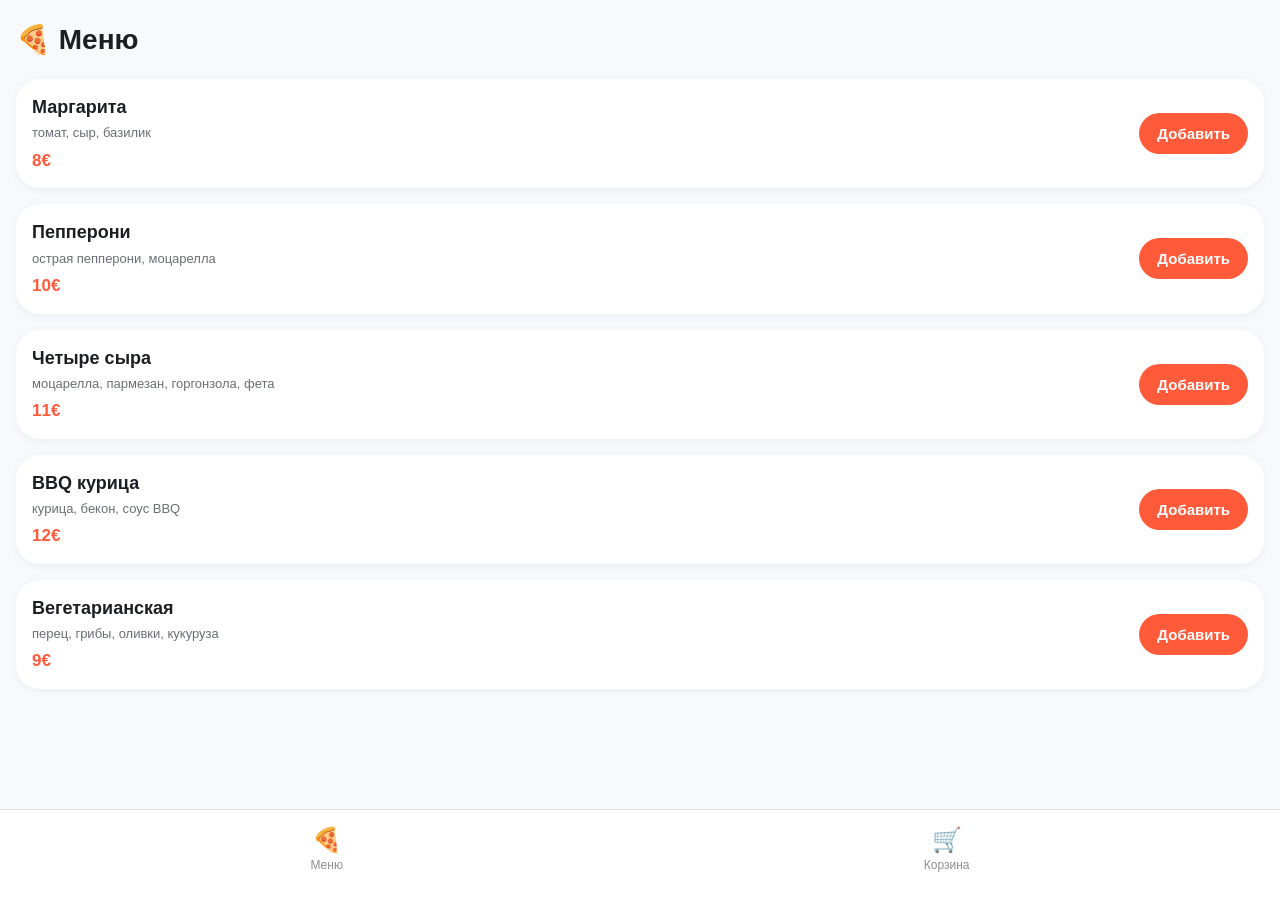
<file: Index.html>
<!DOCTYPE html>
<html lang="ru">
<head>
    <meta charset="UTF-8">
    <meta name="viewport" content="width=device-width, initial-scale=1.0, viewport-fit=cover, user-scalable=no">
    <meta name="apple-mobile-web-app-capable" content="yes">
    <meta name="apple-mobile-web-app-status-bar-style" content="black-translucent">
    <meta name="apple-mobile-web-app-title" content="PizzaGo">
    <meta name="theme-color" content="#ffffff">
    <link rel="apple-touch-icon" href="data:image/svg+xml,%3Csvg xmlns='http://www.w3.org/2000/svg' viewBox='0 0 100 100'%3E%3Ccircle cx='50' cy='50' r='50' fill='%23FF5A3A'/%3E%3Ctext x='50' y='67' font-size='50' text-anchor='middle' fill='white' font-family='Arial'%3E🍕%3C/text%3E%3C/svg%3E">
    <title>PizzaGo — заказ пиццы</title>
    <style>
        * { margin: 0; padding: 0; box-sizing: border-box; -webkit-tap-highlight-color: transparent; }
        body { font-family: -apple-system, BlinkMacSystemFont, 'Segoe UI', Roboto, Helvetica, Arial, sans-serif; background: #f8f9fc; color: #1c1e24; padding-bottom: 80px; line-height: 1.4; }
        .screen { display: none; padding: 20px 16px 30px; animation: fadeIn 0.25s ease; }
        .screen.active { display: block; }
        @keyframes fadeIn { from { opacity: 0; transform: translateY(8px);} to { opacity: 1; transform: translateY(0);} }
        .bottom-nav { position: fixed; bottom: 0; left: 0; right: 0; background: rgba(255,255,255,0.96); backdrop-filter: blur(20px); border-top: 0.5px solid rgba(0,0,0,0.1); display: flex; justify-content: space-around; align-items: center; padding: 10px 20px 22px; z-index: 100; }
        .nav-item { display: flex; flex-direction: column; align-items: center; gap: 4px; background: none; border: none; font-size: 12px; font-weight: 500; color: #8e8e93; cursor: pointer; padding: 6px 16px; border-radius: 30px; font-family: inherit; }
        .nav-item.active { color: #ff5a3a; }
        .nav-icon { font-size: 24px; position: relative; }
        .cart-badge { position: absolute; top: -6px; right: -12px; background: #ff5a3a; color: white; font-size: 11px; font-weight: bold; min-width: 18px; height: 18px; border-radius: 30px; display: flex; align-items: center; justify-content: center; padding: 0 5px; }
        .pizza-list { display: flex; flex-direction: column; gap: 16px; margin-top: 8px; }
        .pizza-card { background: white; border-radius: 24px; padding: 16px; box-shadow: 0 2px 8px rgba(0,0,0,0.05); display: flex; justify-content: space-between; align-items: center; gap: 12px; }
        .pizza-info { flex: 1; }
        .pizza-name { font-size: 18px; font-weight: 600; margin-bottom: 4px; }
        .pizza-desc { font-size: 13px; color: #6c6e78; margin-bottom: 6px; }
        .pizza-price { font-weight: 700; color: #ff5a3a; font-size: 17px; }
        .add-button { background: #ff5a3a; border: none; padding: 12px 18px; border-radius: 40px; font-weight: 600; font-size: 15px; color: white; cursor: pointer; transition: 0.2s; min-width: 90px; }
        .add-button:active { transform: scale(0.96); }
        .cart-item { background: white; border-radius: 20px; padding: 14px; margin-bottom: 12px; display: flex; align-items: center; justify-content: space-between; flex-wrap: wrap; gap: 10px; }
        .cart-item-info { flex: 2; }
        .cart-item-name { font-weight: 600; font-size: 16px; }
        .cart-item-price { font-size: 14px; color: #ff5a3a; }
        .cart-item-controls { display: flex; align-items: center; gap: 12px; background: #f2f2f6; padding: 6px 12px; border-radius: 40px; }
        .cart-qty-btn { background: white; border: none; width: 32px; height: 32px; border-radius: 30px; font-size: 20px; font-weight: 600; cursor: pointer; }
        .cart-qty { font-weight: 600; min-width: 28px; text-align: center; }
        .delete-item { background: none; border: none; font-size: 22px; cursor: pointer; padding: 8px; color: #ff3b30; }
        .cart-total { background: white; border-radius: 28px; padding: 16px; margin: 20px 0 16px; display: flex; justify-content: space-between; font-weight: 700; font-size: 20px; }
        .btn-primary { background: #ff5a3a; border: none; width: 100%; padding: 16px; border-radius: 44px; color: white; font-weight: 600; font-size: 18px; cursor: pointer; margin-top: 8px; }
        .btn-secondary { background: #e9ecef; border: none; width: 100%; padding: 16px; border-radius: 44px; font-weight: 600; font-size: 17px; cursor: pointer; margin-top: 12px; color: #1c1e24; }
        .form-group { margin-bottom: 20px; }
        .form-group label { font-weight: 500; margin-bottom: 6px; display: block; }
        .form-group input, .form-group textarea { width: 100%; padding: 14px 16px; font-size: 16px; border: 1px solid #e2e4e8; border-radius: 28px; background: white; font-family: inherit; }
        .toast-message { position: fixed; bottom: 100px; left: 20px; right: 20px; background: #1c1e24e6; backdrop-filter: blur(8px); color: white; text-align: center; padding: 12px; border-radius: 40px; z-index: 200; transition: opacity 0.2s; opacity: 0; pointer-events: none; }
        .toast-message.show { opacity: 1; }
        h2 { font-size: 28px; font-weight: 700; margin-bottom: 20px; }
        .empty-cart { text-align: center; padding: 48px 20px; color: #8e8e93; }
        .success-screen { text-align: center; padding: 40px 20px; }
        .success-icon { font-size: 72px; margin-bottom: 24px; }
    </style>
</head>
<body>
<div id="menuScreen" class="screen active">
    <h2>🍕 Меню</h2>
    <div id="pizzaListContainer" class="pizza-list"></div>
</div>
<div id="cartScreen" class="screen">
    <h2>🛒 Корзина</h2>
    <div id="cartItemsContainer"></div>
    <div id="cartTotalContainer"></div>
    <button id="checkoutBtn" class="btn-primary">Оформить заказ</button>
</div>
<div id="checkoutScreen" class="screen">
    <h2>📝 Доставка</h2>
    <form id="orderForm">
        <div class="form-group"><label>Имя *</label><input type="text" id="nameInput" placeholder="Анна" required></div>
        <div class="form-group"><label>Телефон *</label><input type="tel" id="phoneInput" placeholder="+7 999 123-45-67" required></div>
        <div class="form-group"><label>Адрес *</label><input type="text" id="addressInput" placeholder="ул. Пиццерийная, 10" required></div>
        <div class="form-group"><label>Комментарий</label><textarea id="commentInput" rows="2"></textarea></div>
        <button type="submit" class="btn-primary" id="submitOrderBtn">Отправить заказ</button>
        <button type="button" id="backToCartFromCheckout" class="btn-secondary">Назад</button>
    </form>
</div>
<div id="successScreen" class="screen">
    <div class="success-screen"><div class="success-icon">✅🎉</div><h2>Заказ отправлен!</h2><p style="margin:16px 0">Скоро с вами свяжется оператор.</p><button id="resetAfterSuccessBtn" class="btn-primary">В меню</button></div>
</div>
<div class="bottom-nav">
    <button class="nav-item" data-screen="menu"><span class="nav-icon">🍕</span><span>Меню</span></button>
    <button class="nav-item" data-screen="cart"><span class="nav-icon">🛒<span id="cartCounterBadge" class="cart-badge" style="display: none;">0</span></span><span>Корзина</span></button>
</div>
<div id="toastMsg" class="toast-message"></div>

<script>
    // ========== ВАШ URL CLOUDFLARE WORKER ==========
    const TELEGRAM_PROXY_URL = "https://spring-wave-281c.pfnp12.workers.dev";
    
    const PIZZAS = [
        { id: 1, name: "Маргарита", description: "томат, сыр, базилик", price: 8 },
        { id: 2, name: "Пепперони", description: "острая пепперони, моцарелла", price: 10 },
        { id: 3, name: "Четыре сыра", description: "моцарелла, пармезан, горгонзола, фета", price: 11 },
        { id: 4, name: "BBQ курица", description: "курица, бекон, соус BBQ", price: 12 },
        { id: 5, name: "Вегетарианская", description: "перец, грибы, оливки, кукуруза", price: 9 }
    ];

    let cart = [];

    function loadCart() {
        const saved = localStorage.getItem("pizza_cart");
        if (saved) try { cart = JSON.parse(saved); } catch(e) { cart = []; }
        else cart = [];
        updateCartUI();
        updateCartBadge();
    }
    function saveCart() {
        localStorage.setItem("pizza_cart", JSON.stringify(cart));
        updateCartUI();
        updateCartBadge();
    }
    function showToast(msg, dur=2000) {
        const t = document.getElementById("toastMsg");
        if (!t) return;
        t.innerText = msg;
        t.classList.add("show");
        setTimeout(() => t.classList.remove("show"), dur);
    }
    function addToCart(pizza) {
        const existing = cart.find(i => i.id === pizza.id);
        if (existing) { existing.quantity += 1; showToast(`+1 ${pizza.name}`); }
        else { cart.push({ ...pizza, quantity: 1 }); showToast(`➕ ${pizza.name} добавлена`); }
        saveCart();
        animateAddButton(pizza.id);
    }
    function animateAddButton(id) {
        const btn = document.querySelector(`.add-button[data-id="${id}"]`);
        if (btn) { btn.style.transform = "scale(0.92)"; setTimeout(() => btn.style.transform = "", 150); }
    }
    function updateCartUI() {
        const container = document.getElementById("cartItemsContainer");
        const totalContainer = document.getElementById("cartTotalContainer");
        if (!container) return;
        if (cart.length === 0) {
            container.innerHTML = '<div class="empty-cart">🛍️ Корзина пуста</div>';
            if (totalContainer) totalContainer.innerHTML = "";
            return;
        }
        let html = "", sum = 0;
        cart.forEach(item => {
            sum += item.price * item.quantity;
            html += `<div class="cart-item">
                        <div class="cart-item-info">
                            <div class="cart-item-name">${escapeHtml(item.name)}</div>
                            <div class="cart-item-price">${item.price}€</div>
                        </div>
                        <div class="cart-item-controls">
                            <button class="cart-qty-btn" data-id="${item.id}" data-delta="-1">−</button>
                            <span class="cart-qty">${item.quantity}</span>
                            <button class="cart-qty-btn" data-id="${item.id}" data-delta="1">+</button>
                        </div>
                        <button class="delete-item" data-id="${item.id}">🗑️</button>
                    </div>`;
        });
        container.innerHTML = html;
        if (totalContainer) totalContainer.innerHTML = `<div class="cart-total"><span>Итого:</span><span>${sum}€</span></div>`;
        document.querySelectorAll('.cart-qty-btn').forEach(btn => {
            btn.addEventListener('click', () => {
                const id = parseInt(btn.dataset.id);
                const delta = parseInt(btn.dataset.delta);
                updateQuantity(id, delta);
            });
        });
        document.querySelectorAll('.delete-item').forEach(btn => {
            btn.addEventListener('click', () => removeCartItem(parseInt(btn.dataset.id)));
        });
    }
    function updateQuantity(id, delta) {
        const idx = cart.findIndex(i => i.id === id);
        if (idx !== -1) {
            const newQty = cart[idx].quantity + delta;
            if (newQty <= 0) cart.splice(idx, 1);
            else cart[idx].quantity = newQty;
            saveCart();
        }
    }
    function removeCartItem(id) {
        cart = cart.filter(i => i.id !== id);
        saveCart();
        showToast("Удалено");
    }
    function updateCartBadge() {
        const b = document.getElementById("cartCounterBadge");
        if (!b) return;
        const total = cart.reduce((s, i) => s + i.quantity, 0);
        if (total > 0) { b.style.display = "flex"; b.innerText = total > 99 ? "99+" : total; }
        else b.style.display = "none";
    }
    function renderMenu() {
        const container = document.getElementById("pizzaListContainer");
        if (!container) return;
        container.innerHTML = PIZZAS.map(p => `
            <div class="pizza-card">
                <div class="pizza-info">
                    <div class="pizza-name">${escapeHtml(p.name)}</div>
                    <div class="pizza-desc">${escapeHtml(p.description)}</div>
                    <div class="pizza-price">${p.price}€</div>
                </div>
                <button class="add-button" data-id="${p.id}">Добавить</button>
            </div>
        `).join('');
        document.querySelectorAll('.add-button').forEach(btn => {
            btn.addEventListener('click', () => {
                const id = parseInt(btn.dataset.id);
                const pizza = PIZZAS.find(p => p.id === id);
                if (pizza) addToCart(pizza);
            });
        });
    }
    function clearCartAfterOrder() { cart = []; saveCart(); }
    function validateOrder() {
        const name = document.getElementById("nameInput").value.trim();
        const phone = document.getElementById("phoneInput").value.trim();
        const addr = document.getElementById("addressInput").value.trim();
        if (!name) { showToast("Укажите имя"); return false; }
        if (!phone || phone.length < 5) { showToast("Введите корректный телефон"); return false; }
        if (!addr) { showToast("Укажите адрес"); return false; }
        if (cart.length === 0) { showToast("Корзина пуста"); return false; }
        return true;
    }
    async function sendOrderToTelegram(orderData) {
        if (!TELEGRAM_PROXY_URL) {
            console.warn("⚠️ Telegram proxy не настроен");
            showToast("⚠️ Ошибка: не настроен Telegram прокси");
            return false;
        }
        const itemsList = orderData.items.map(i => `🍕 ${i.name} — ${i.quantity} шт. × ${i.price}€ = ${i.quantity*i.price}€`).join("\n");
        const message = `🆕 **НОВЫЙ ЗАКАЗ**\n\n👤 **Клиент:** ${orderData.customerName}\n📞 **Телефон:** ${orderData.phone}\n🏠 **Адрес:** ${orderData.address}\n💬 **Комментарий:** ${orderData.comment || "—"}\n\n📦 **Состав заказа:**\n${itemsList}\n\n💰 **Итого:** ${orderData.totalPrice} €\n🕒 **Время:** ${new Date().toLocaleString()}`;
        try {
            const controller = new AbortController();
            setTimeout(() => controller.abort(), 5000);
            const resp = await fetch(TELEGRAM_PROXY_URL, {
                method: "POST",
                headers: { "Content-Type": "application/json" },
                body: JSON.stringify({ text: message }),
                signal: controller.signal
            });
            const data = await resp.json();
            if (data.ok) { console.log("✅ Telegram отправлено"); return true; }
            else { console.error("❌ Ошибка прокси:", data); return false; }
        } catch (err) {
            console.error("❌ Ошибка отправки в Telegram:", err);
            return false;
        }
    }
    async function submitOrder(event) {
        event.preventDefault();
        if (!validateOrder()) return;
        const name = document.getElementById("nameInput").value.trim();
        const phone = document.getElementById("phoneInput").value.trim();
        const addr = document.getElementById("addressInput").value.trim();
        const comment = document.getElementById("commentInput").value.trim();
        const total = cart.reduce((s, i) => s + i.price * i.quantity, 0);
        const orderData = {
            customerName: name, phone: phone, address: addr, comment: comment,
            items: cart.map(i => ({ name: i.name, quantity: i.quantity, price: i.price })),
            totalPrice: total
        };
        const btn = document.getElementById("submitOrderBtn");
        const original = btn.innerText;
        btn.innerText = "Отправка...";
        btn.disabled = true;
        try {
            const ok = await sendOrderToTelegram(orderData);
            if (ok) {
                showToast(`Заказ на сумму ${total}€ отправлен!`);
                clearCartAfterOrder();
                document.getElementById("orderForm").reset();
                setActiveScreen("success");
            } else {
                showToast("Ошибка отправки. Попробуйте позже.");
            }
        } catch (e) {
            showToast("Ошибка сети");
        } finally {
            btn.innerText = original;
            btn.disabled = false;
        }
    }
    function setActiveScreen(screenId) {
        document.querySelectorAll('.screen').forEach(s => s.classList.remove('active'));
        document.getElementById(`${screenId}Screen`).classList.add('active');
        document.querySelectorAll('.nav-item').forEach(nav => {
            if (nav.dataset.screen === screenId) nav.classList.add('active');
            else nav.classList.remove('active');
        });
        if (screenId === "cart") updateCartUI();
        if (screenId === "checkout" && cart.length === 0) {
            showToast("Корзина пуста");
            setActiveScreen("menu");
        }
    }
    function escapeHtml(str) {
        if (!str) return '';
        return str.replace(/[&<>]/g, m => m === '&' ? '&amp;' : m === '<' ? '&lt;' : '&gt;');
    }
    function setupPWA() {
        const sizes = [72, 96, 128, 144, 192, 384, 512];
        const icons = sizes.map(size => {
            const c = document.createElement('canvas');
            c.width = size; c.height = size;
            const ctx = c.getContext('2d');
            ctx.fillStyle = '#FF5A3A'; ctx.fillRect(0, 0, size, size);
            ctx.fillStyle = 'white'; ctx.font = `bold ${size*0.4}px system-ui`;
            ctx.textAlign = 'center'; ctx.textBaseline = 'middle';
            ctx.fillText('🍕', size/2, size/2);
            return { src: c.toDataURL('image/png'), sizes: `${size}x${size}`, type: 'image/png' };
        });
        const manifest = { name: "PizzaGo", short_name: "PizzaGo", start_url: ".", display: "standalone", theme_color: "#ffffff", background_color: "#f8f9fc", icons };
        const blob = new Blob([JSON.stringify(manifest)], { type: "application/json" });
        const url = URL.createObjectURL(blob);
        let link = document.querySelector('link[rel="manifest"]');
        if (!link) { link = document.createElement('link'); link.rel = 'manifest'; document.head.appendChild(link); }
        link.href = url;
        if ('serviceWorker' in navigator) {
            const swCode = `const CACHE='pizza-v7'; self.addEventListener('install',e=>e.waitUntil(caches.open(CACHE).then(c=>c.addAll([self.location.origin+'/',self.location.href])))); self.addEventListener('fetch',e=>e.respondWith(caches.match(e.request).then(r=>r||fetch(e.request).then(res=>{const clone=res.clone();caches.open(CACHE).then(c=>c.put(e.request,clone));return res;}).catch(()=>caches.match('/')||new Response('Офлайн, но PizzaGo работает',{status:200,headers:{'Content-Type':'text/html'}}))))); self.addEventListener('activate',e=>e.waitUntil(caches.keys().then(keys=>Promise.all(keys.filter(k=>k!==CACHE).map(k=>caches.delete(k))))));`;
            const swBlob = new Blob([swCode], { type: 'application/javascript' });
            navigator.serviceWorker.register(URL.createObjectURL(swBlob)).catch(e => console.error(e));
        }
    }
    function init() {
        loadCart(); renderMenu(); setupPWA();
        document.querySelectorAll('.nav-item').forEach(btn => btn.addEventListener('click', () => setActiveScreen(btn.dataset.screen)));
        document.getElementById('checkoutBtn').addEventListener('click', () => { if (cart.length) setActiveScreen('checkout'); else showToast("Корзина пуста"); });
        document.getElementById('backToCartFromCheckout').addEventListener('click', () => setActiveScreen('cart'));
        document.getElementById('orderForm').addEventListener('submit', submitOrder);
        document.getElementById('resetAfterSuccessBtn').addEventListener('click', () => setActiveScreen('menu'));
    }
    init();
</script>
</body>
</html>
</file>
